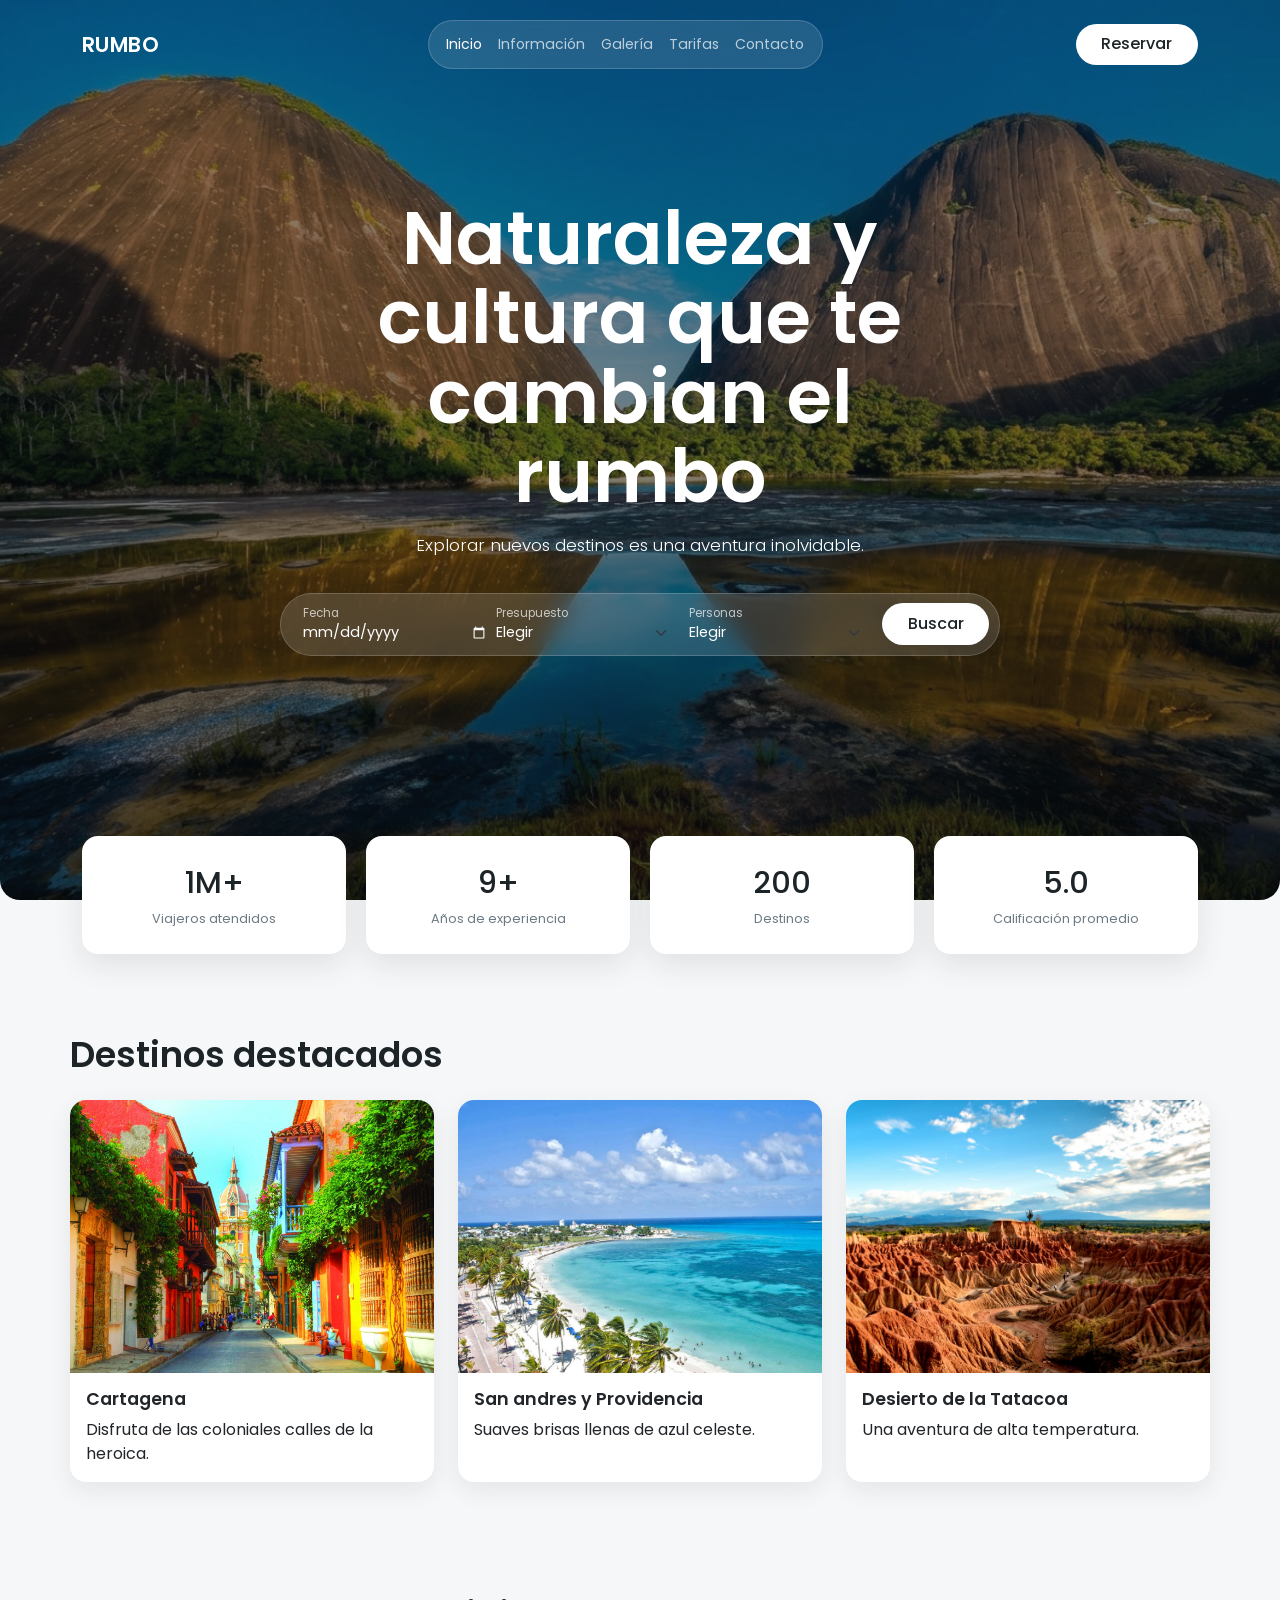
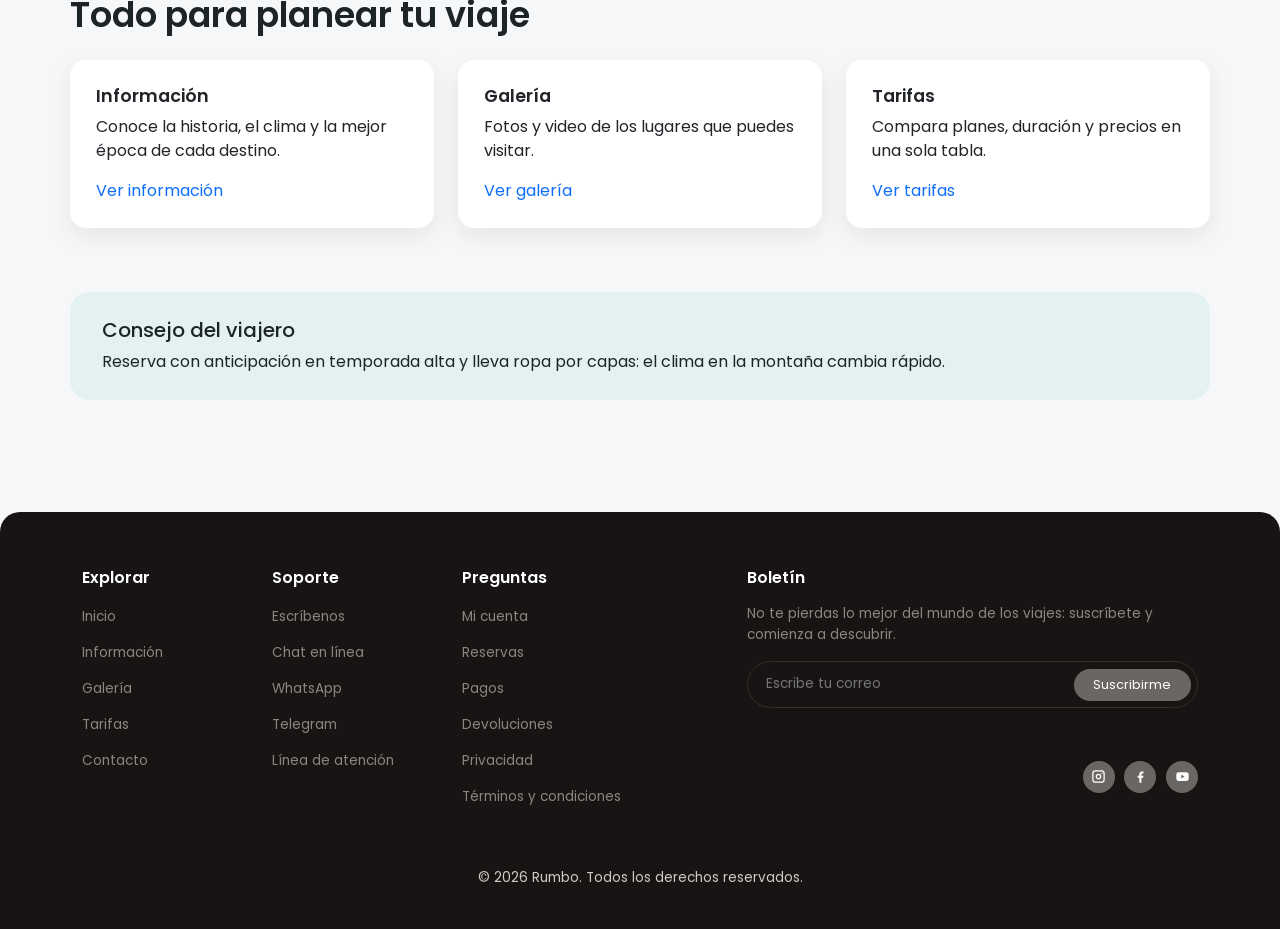
<file: index.html>
<!DOCTYPE html>
<html lang="es">
<head>
  <meta charset="UTF-8">
  <meta name="viewport" content="width=device-width, initial-scale=1">
  <title>Rumbo | Portal turístico</title>
  <link rel="icon" type="image/svg+xml" href="img/rumbo-favicon.svg">
  <meta name="description" content="Rumbo: descubre destinos naturales y culturales, rutas, itinerarios y actividades para tu próximo viaje.">
  <meta name="keywords" content="turismo, viajes, destinos, rutas, aventura, naturaleza, cultura">
  <meta name="author" content="CARLOS JULIO MONSALVE MEDINA">
  <meta property="og:title" content="Rumbo | Portal turístico">
  <meta property="og:description" content="Descubre destinos naturales y culturales para tu próximo viaje.">
  <link rel="preconnect" href="https://fonts.googleapis.com">
  <link rel="preconnect" href="https://fonts.gstatic.com" crossorigin>
  <link href="https://fonts.googleapis.com/css2?family=Poppins:wght@300;400;500;600&display=swap" rel="stylesheet">
  <link href="https://cdn.jsdelivr.net/npm/bootstrap@5.3.3/dist/css/bootstrap.min.css" rel="stylesheet">
  <link rel="stylesheet" href="css/style.css">
</head>
<body>

  <header class="hero">
    <nav class="nav-portal navbar navbar-expand-lg navbar-dark" aria-label="Navegación principal">
      <div class="container">
        <a class="logo navbar-brand" href="index.html">RUMBO</a>
        <button class="navbar-toggler" type="button" data-bs-toggle="collapse" data-bs-target="#menu" aria-controls="menu" aria-expanded="false" aria-label="Abrir menú">
          <span class="navbar-toggler-icon"></span>
        </button>
        <div class="collapse navbar-collapse" id="menu">
          <ul class="nav-pill navbar-nav mx-lg-auto">
            <li class="nav-item"><a class="nav-link active" aria-current="page" href="index.html">Inicio</a></li>
            <li class="nav-item"><a class="nav-link" href="informacion.html">Información</a></li>
            <li class="nav-item"><a class="nav-link" href="galeria.html">Galería</a></li>
            <li class="nav-item"><a class="nav-link" href="tabla.html">Tarifas</a></li>
            <li class="nav-item"><a class="nav-link" href="contacto.html">Contacto</a></li>
          </ul>
          <a href="contacto.html" class="btn-claro btn">Reservar</a>
        </div>
      </div>
    </nav>

    <div class="container hero-contenido">
      <h1>Naturaleza y cultura que te cambian el rumbo</h1>
      <p class="lead">Explorar nuevos destinos es una aventura inolvidable.</p>

      <form id="formBusqueda" class="buscador" novalidate aria-label="Buscar viaje">
        <div class="campo">
          <label for="fecha">Fecha</label>
          <input type="date" class="form-control" id="fecha" name="fecha">
        </div>
        <div class="campo">
          <label for="presupuesto">Presupuesto</label>
          <select class="form-select" id="presupuesto" name="presupuesto">
            <option value="">Elegir</option>
            <option>Económico</option>
            <option>Intermedio</option>
            <option>Premium</option>
          </select>
        </div>
        <div class="campo">
          <label for="personas">Personas</label>
          <select class="form-select" id="personas" name="personas">
            <option value="">Elegir</option>
            <option>1</option><option>2</option><option>3-5</option><option>6 o más</option>
          </select>
        </div>
        <button type="submit" class="btn-claro btn">Buscar</button>
      </form>
      <div id="mensajeBusqueda" role="status" aria-live="polite"></div>
    </div>
  </header>

  <main>
    <div class="container">
      <section class="estadisticas" aria-label="Cifras del portal">
        <div class="estadistica"><strong>1M+</strong><span>Viajeros atendidos</span></div>
        <div class="estadistica"><strong>9+</strong><span>Años de experiencia</span></div>
        <div class="estadistica"><strong>200</strong><span>Destinos</span></div>
        <div class="estadistica"><strong>5.0</strong><span>Calificación promedio</span></div>
      </section>
    </div>

    <section class="seccion container" aria-labelledby="t-destinos">
      <h2 id="t-destinos" class="mb-4">Destinos destacados</h2>
      <div class="row g-4">
        <article class="col-md-4">
          <div class="card">
            <img src="img/cartagenapromo.jpg" class="card-img-top" alt="Hermosas playas y centro historico">
            <div class="card-body">
              <h3>Cartagena</h3>
              <p class="mb-0">Disfruta de las coloniales calles de la heroica.</p>
            </div>
          </div>
        </article>
        <article class="col-md-4">
          <div class="card">
            <img src="img/sanandrespromo.jpg" class="card-img-top" alt="La isla mas bella de colombia">
            <div class="card-body">
              <h3>San andres y Providencia</h3>
              <p class="mb-0">Suaves brisas llenas de azul celeste.</p>
            </div>
          </div>
        </article>
        <article class="col-md-4">
          <div class="card">
            <img src="img/tatacoapromo.jpg" class="card-img-top" alt="Un paso a la vez ! que calor !">
            <div class="card-body">
              <h3>Desierto de la Tatacoa</h3>
              <p class="mb-0">Una aventura de alta temperatura.</p>
            </div>
          </div>
        </article>
      </div>
    </section>

    <section class="seccion container" aria-labelledby="t-accesos">
      <h2 id="t-accesos" class="mb-4">Todo para planear tu viaje</h2>
      <div class="row g-4">
        <article class="col-md-4"><div class="card card-acceso"><h3>Información</h3><p>Conoce la historia, el clima y la mejor época de cada destino.</p><a href="informacion.html">Ver información</a></div></article>
        <article class="col-md-4"><div class="card card-acceso"><h3>Galería</h3><p>Fotos y video de los lugares que puedes visitar.</p><a href="galeria.html">Ver galería</a></div></article>
        <article class="col-md-4"><div class="card card-acceso"><h3>Tarifas</h3><p>Compara planes, duración y precios en una sola tabla.</p><a href="tabla.html">Ver tarifas</a></div></article>
      </div>

      <aside class="aviso">
        <h3 class="h5">Consejo del viajero</h3>
        <p class="mb-0">Reserva con anticipación en temporada alta y lleva ropa por capas: el clima en la montaña cambia rápido.</p>
      </aside>
    </section>
  </main>

 
  <footer class="footer-portal">
    <div class="container">
      <div class="row g-4">
        <div class="col-6 col-md-3 col-lg-2">
          <h2>Explorar</h2>
          <ul>
            <li><a href="index.html">Inicio</a></li>
            <li><a href="informacion.html">Información</a></li>
            <li><a href="galeria.html">Galería</a></li>
            <li><a href="tabla.html">Tarifas</a></li>
            <li><a href="contacto.html">Contacto</a></li>
          </ul>
        </div>
        <div class="col-6 col-md-3 col-lg-2">
          <h2>Soporte</h2>
          <ul>
            <li><a href="contacto.html">Escríbenos</a></li>
            <li><a href="#">Chat en línea</a></li>
            <li><a href="#">WhatsApp</a></li>
            <li><a href="#">Telegram</a></li>
            <li><a href="#">Línea de atención</a></li>
          </ul>
        </div>
        <div class="col-6 col-md-3 col-lg-2">
          <h2>Preguntas</h2>
          <ul>
            <li><a href="#">Mi cuenta</a></li>
            <li><a href="#">Reservas</a></li>
            <li><a href="#">Pagos</a></li>
            <li><a href="#">Devoluciones</a></li>
            <li><a href="#">Privacidad</a></li>
            <li><a href="#">Términos y condiciones</a></li>
          </ul>
        </div>
        <div class="col-12 col-lg-5 offset-lg-1">
          <h2>Boletín</h2>
          <p class="texto-news">No te pierdas lo mejor del mundo de los viajes: suscríbete y comienza a descubrir.</p>
          <form id="formNews" class="form-news" novalidate>
            <label for="emailNews" class="visually-hidden">Correo electrónico</label>
            <input type="email" id="emailNews" placeholder="Escribe tu correo" autocomplete="email">
            <button type="submit">Suscribirme</button>
          </form>
          <div id="mensajeNews" role="status" aria-live="polite"></div>
          <div class="redes">
            <a href="#" aria-label="Instagram"><svg viewBox="0 0 24 24"><path d="M7 2h10a5 5 0 0 1 5 5v10a5 5 0 0 1-5 5H7a5 5 0 0 1-5-5V7a5 5 0 0 1 5-5zm0 2a3 3 0 0 0-3 3v10a3 3 0 0 0 3 3h10a3 3 0 0 0 3-3V7a3 3 0 0 0-3-3H7zm5 3.5a4.5 4.5 0 1 1 0 9 4.5 4.5 0 0 1 0-9zm0 2a2.5 2.5 0 1 0 0 5 2.5 2.5 0 0 0 0-5zM17.5 6a1 1 0 1 1 0 2 1 1 0 0 1 0-2z"/></svg></a>
            <a href="#" aria-label="Facebook"><svg viewBox="0 0 24 24"><path d="M13.5 22v-8h2.7l.5-3.2h-3.2V8.7c0-.9.4-1.7 1.8-1.7h1.5V4.2S15.5 4 14.3 4C11.8 4 10.2 5.5 10.2 8.2v2.6H7.5V14h2.7v8h3.3z"/></svg></a>
            <a href="#" aria-label="YouTube"><svg viewBox="0 0 24 24"><path d="M21.6 7.2a2.5 2.5 0 0 0-1.8-1.8C18.2 5 12 5 12 5s-6.2 0-7.8.4A2.5 2.5 0 0 0 2.4 7.2C2 8.8 2 12 2 12s0 3.2.4 4.8a2.5 2.5 0 0 0 1.8 1.8C5.8 19 12 19 12 19s6.2 0 7.8-.4a2.5 2.5 0 0 0 1.8-1.8c.4-1.6.4-4.8.4-4.8s0-3.2-.4-4.8zM10 15V9l5.2 3L10 15z"/></svg></a>
          </div>
        </div>
      </div>
      <p class="copy">&copy; 2026 Rumbo. Todos los derechos reservados.</p>
    </div>
  </footer>

  <script src="https://cdn.jsdelivr.net/npm/bootstrap@5.3.3/dist/js/bootstrap.bundle.min.js"></script>
  <script src="js/script.js"></script>
</body>
</html>
</file>
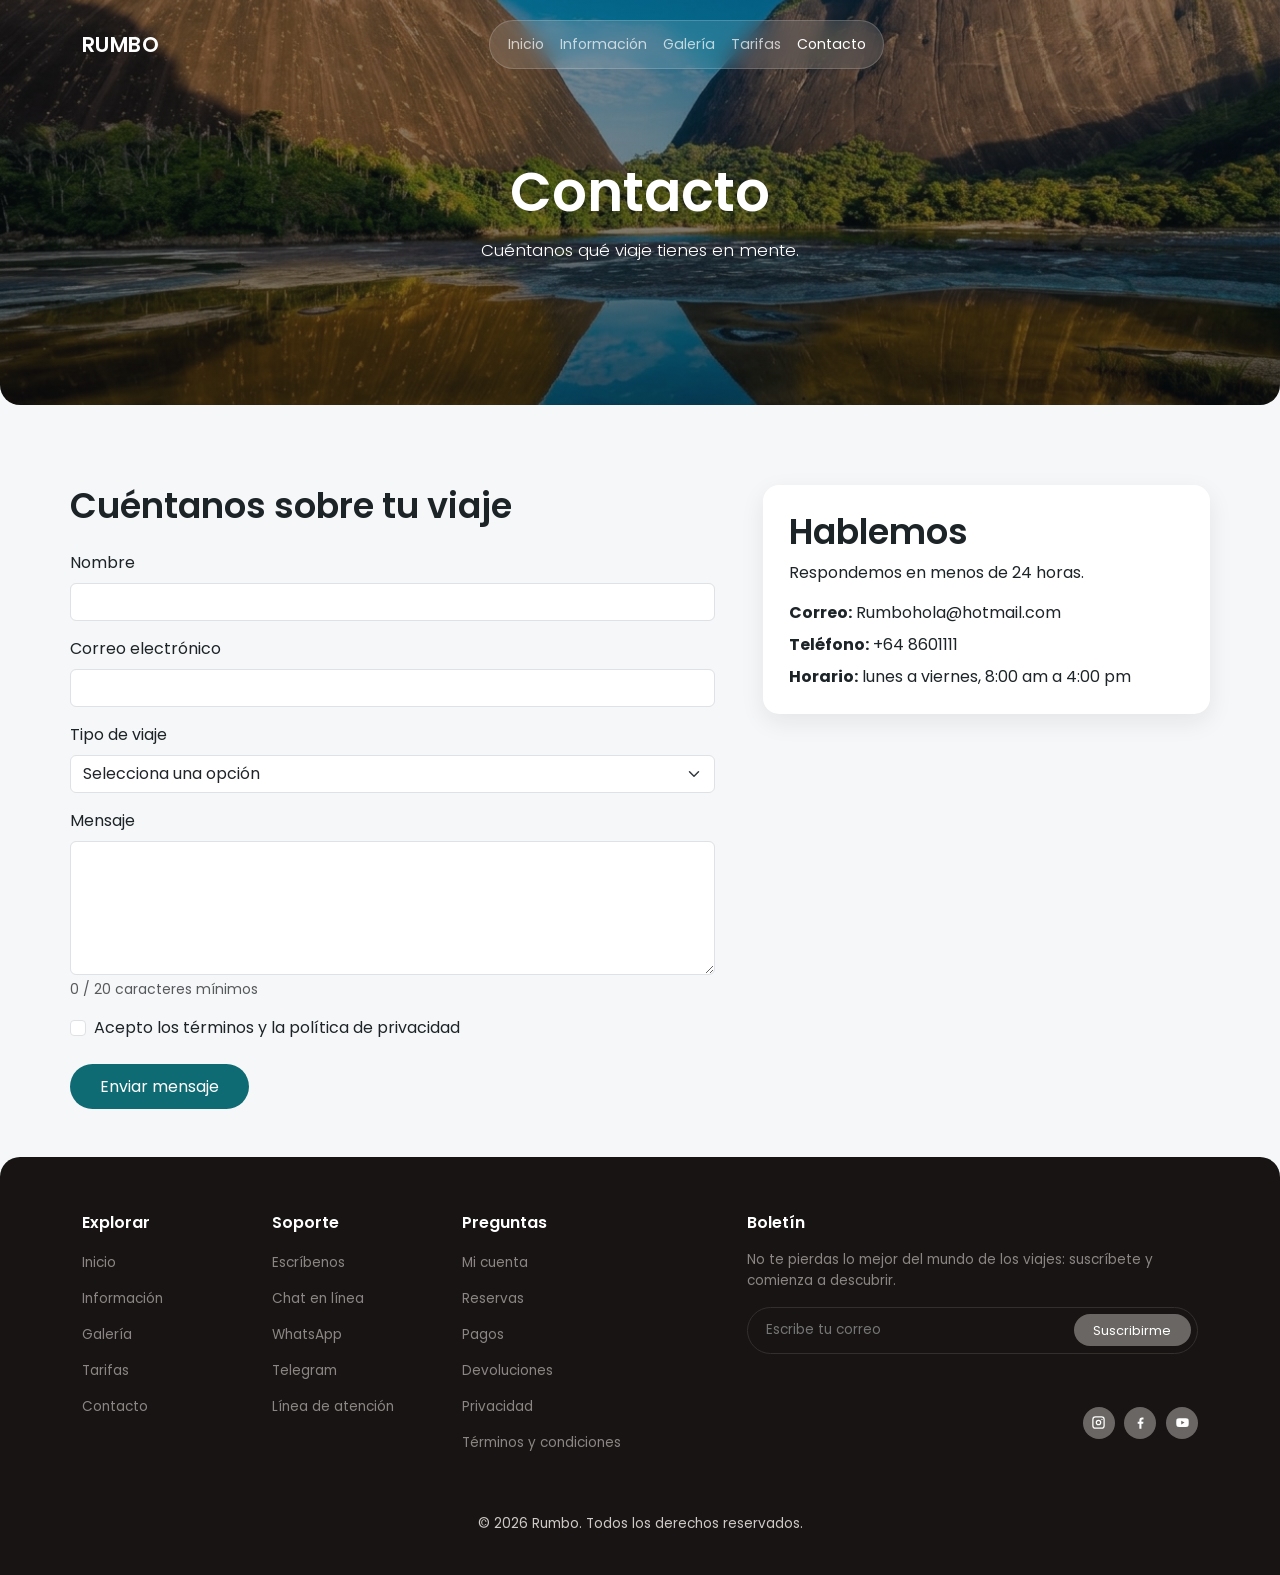
<file: contacto.html>
<!DOCTYPE html>
<html lang="es">
<head>
  <meta charset="UTF-8">
  <meta name="viewport" content="width=device-width, initial-scale=1">
  <title>Contacto | Rumbo</title>
  <meta name="description" content="Escríbenos para reservar o resolver dudas sobre tu próximo viaje con Rumbo.">
  <meta name="keywords" content="contacto, reservas, formulario">
  <meta name="author" content="CARLOS JULIO MONSALVE MEDINA">
  <meta property="og:title" content="Contacto | Rumbo">
  <meta property="og:description" content="Escríbenos para reservar o resolver dudas sobre tu próximo viaje con Rumbo.">
  <link rel="preconnect" href="https://fonts.googleapis.com">
  <link rel="preconnect" href="https://fonts.gstatic.com" crossorigin>
  <link href="https://fonts.googleapis.com/css2?family=Poppins:wght@300;400;500;600&display=swap" rel="stylesheet">
  <link href="https://cdn.jsdelivr.net/npm/bootstrap@5.3.3/dist/css/bootstrap.min.css" rel="stylesheet">
  <link rel="stylesheet" href="css/style.css">
</head>
<body>

  <header class="hero hero-interno">
    <nav class="nav-portal navbar navbar-expand-lg navbar-dark" aria-label="Navegación principal">
      <div class="container">
        <a class="logo navbar-brand" href="index.html">RUMBO</a>
        <button class="navbar-toggler" type="button" data-bs-toggle="collapse" data-bs-target="#menu" aria-controls="menu" aria-expanded="false" aria-label="Abrir menú">
          <span class="navbar-toggler-icon"></span>
        </button>
        <div class="collapse navbar-collapse" id="menu">
          <ul class="nav-pill navbar-nav mx-lg-auto">
            <li class="nav-item"><a class="nav-link" href="index.html">Inicio</a></li>
            <li class="nav-item"><a class="nav-link" href="informacion.html">Información</a></li>
            <li class="nav-item"><a class="nav-link" href="galeria.html">Galería</a></li>
            <li class="nav-item"><a class="nav-link" href="tabla.html">Tarifas</a></li>
            <li class="nav-item"><a class="nav-link active" aria-current="page" href="contacto.html">Contacto</a></li>
          </ul>
         
        </div>
      </div>
    </nav>
    <div class="container titulo-interno">
      <h1>Contacto</h1>
      <p class="lead">Cuéntanos qué viaje tienes en mente.</p>
    </div>
  </header>

  <main class="container seccion">
    <div class="row g-5">
      <section class="col-lg-7" aria-labelledby="c1">
        <h2 id="c1" class="mb-4">Cuéntanos sobre tu viaje</h2>
        <form id="formContacto" novalidate>
          <div class="mb-3">
            <label for="nombre" class="form-label">Nombre</label>
            <input type="text" class="form-control" id="nombre" name="nombre" autocomplete="name" aria-describedby="err-nombre">
            <div class="invalid-feedback" id="err-nombre"></div>
          </div>
          <div class="mb-3">
            <label for="email" class="form-label">Correo electrónico</label>
            <input type="email" class="form-control" id="email" name="email" autocomplete="email" aria-describedby="err-email">
            <div class="invalid-feedback" id="err-email"></div>
          </div>
          <div class="mb-3">
            <label for="tipo" class="form-label">Tipo de viaje</label>
            <select class="form-select" id="tipo" name="tipo" aria-describedby="err-tipo">
              <option value="">Selecciona una opción</option>
              <option>Naturaleza y senderismo</option>
              <option>Cultura y gastronomía</option>
              <option>Aventura</option>
            </select>
            <div class="invalid-feedback" id="err-tipo"></div>
          </div>
          <div class="mb-3">
            <label for="mensaje" class="form-label">Mensaje</label>
            <textarea class="form-control" id="mensaje" name="mensaje" rows="5" aria-describedby="err-mensaje"></textarea>
            <div class="form-text" id="contador">0 / 20 caracteres mínimos</div>
            <div class="invalid-feedback" id="err-mensaje"></div>
          </div>
          <div class="form-check mb-4">
            <input class="form-check-input" type="checkbox" id="terminos" name="terminos" aria-describedby="err-terminos">
            <label class="form-check-label" for="terminos">Acepto los términos y la política de privacidad</label>
            <div class="invalid-feedback" id="err-terminos"></div>
          </div>
          <button type="submit" class="btn btn-oscuro">Enviar mensaje</button>
          <div id="mensajeContacto" role="status" aria-live="polite" class="mt-3"></div>
        </form>
      </section>
      <aside class="col-lg-5" aria-label="Datos de contacto">
        <div class="aside-fijo">
          <h2 class="h5">Hablemos</h2>
          <p>Respondemos en menos de 24 horas.</p>
          <ul class="list-unstyled mb-0">
            <li class="mb-2"><strong>Correo:</strong> Rumbohola@hotmail.com</li>
            <li class="mb-2"><strong>Teléfono:</strong> +64 8601111</li>
            <li><strong>Horario:</strong> lunes a viernes, 8:00 am a 4:00 pm</li>
          </ul>
        </div>
      </aside>
    </div>
  </main>

  <footer class="footer-portal">
    <div class="container">
      <div class="row g-4">
        <div class="col-6 col-md-3 col-lg-2">
          <h2>Explorar</h2>
          <ul>
            <li><a href="index.html">Inicio</a></li>
            <li><a href="informacion.html">Información</a></li>
            <li><a href="galeria.html">Galería</a></li>
            <li><a href="tabla.html">Tarifas</a></li>
            <li><a href="contacto.html">Contacto</a></li>
          </ul>
        </div>
        <div class="col-6 col-md-3 col-lg-2">
          <h2>Soporte</h2>
          <ul>
            <li><a href="contacto.html">Escríbenos</a></li>
            <li><a href="#">Chat en línea</a></li>
            <li><a href="#">WhatsApp</a></li>
            <li><a href="#">Telegram</a></li>
            <li><a href="#">Línea de atención</a></li>
          </ul>
        </div>
        <div class="col-6 col-md-3 col-lg-2">
          <h2>Preguntas</h2>
          <ul>
            <li><a href="#">Mi cuenta</a></li>
            <li><a href="#">Reservas</a></li>
            <li><a href="#">Pagos</a></li>
            <li><a href="#">Devoluciones</a></li>
            <li><a href="#">Privacidad</a></li>
            <li><a href="#">Términos y condiciones</a></li>
          </ul>
        </div>
        <div class="col-12 col-lg-5 offset-lg-1">
          <h2>Boletín</h2>
          <p class="texto-news">No te pierdas lo mejor del mundo de los viajes: suscríbete y comienza a descubrir.</p>
          <form id="formNews" class="form-news" novalidate>
            <label for="emailNews" class="visually-hidden">Correo electrónico</label>
            <input type="email" id="emailNews" placeholder="Escribe tu correo" autocomplete="email">
            <button type="submit">Suscribirme</button>
          </form>
          <div id="mensajeNews" role="status" aria-live="polite"></div>
          <div class="redes">
            <a href="#" aria-label="Instagram"><svg viewBox="0 0 24 24"><path d="M7 2h10a5 5 0 0 1 5 5v10a5 5 0 0 1-5 5H7a5 5 0 0 1-5-5V7a5 5 0 0 1 5-5zm0 2a3 3 0 0 0-3 3v10a3 3 0 0 0 3 3h10a3 3 0 0 0 3-3V7a3 3 0 0 0-3-3H7zm5 3.5a4.5 4.5 0 1 1 0 9 4.5 4.5 0 0 1 0-9zm0 2a2.5 2.5 0 1 0 0 5 2.5 2.5 0 0 0 0-5zM17.5 6a1 1 0 1 1 0 2 1 1 0 0 1 0-2z"/></svg></a>
            <a href="#" aria-label="Facebook"><svg viewBox="0 0 24 24"><path d="M13.5 22v-8h2.7l.5-3.2h-3.2V8.7c0-.9.4-1.7 1.8-1.7h1.5V4.2S15.5 4 14.3 4C11.8 4 10.2 5.5 10.2 8.2v2.6H7.5V14h2.7v8h3.3z"/></svg></a>
            <a href="#" aria-label="YouTube"><svg viewBox="0 0 24 24"><path d="M21.6 7.2a2.5 2.5 0 0 0-1.8-1.8C18.2 5 12 5 12 5s-6.2 0-7.8.4A2.5 2.5 0 0 0 2.4 7.2C2 8.8 2 12 2 12s0 3.2.4 4.8a2.5 2.5 0 0 0 1.8 1.8C5.8 19 12 19 12 19s6.2 0 7.8-.4a2.5 2.5 0 0 0 1.8-1.8c.4-1.6.4-4.8.4-4.8s0-3.2-.4-4.8zM10 15V9l5.2 3L10 15z"/></svg></a>
          </div>
        </div>
      </div>
      <p class="copy">&copy; 2026 Rumbo. Todos los derechos reservados.</p>
    </div>
  </footer>

  <script src="https://cdn.jsdelivr.net/npm/bootstrap@5.3.3/dist/js/bootstrap.bundle.min.js"></script>
  <script src="js/script.js"></script>
</body>
</html>
</file>
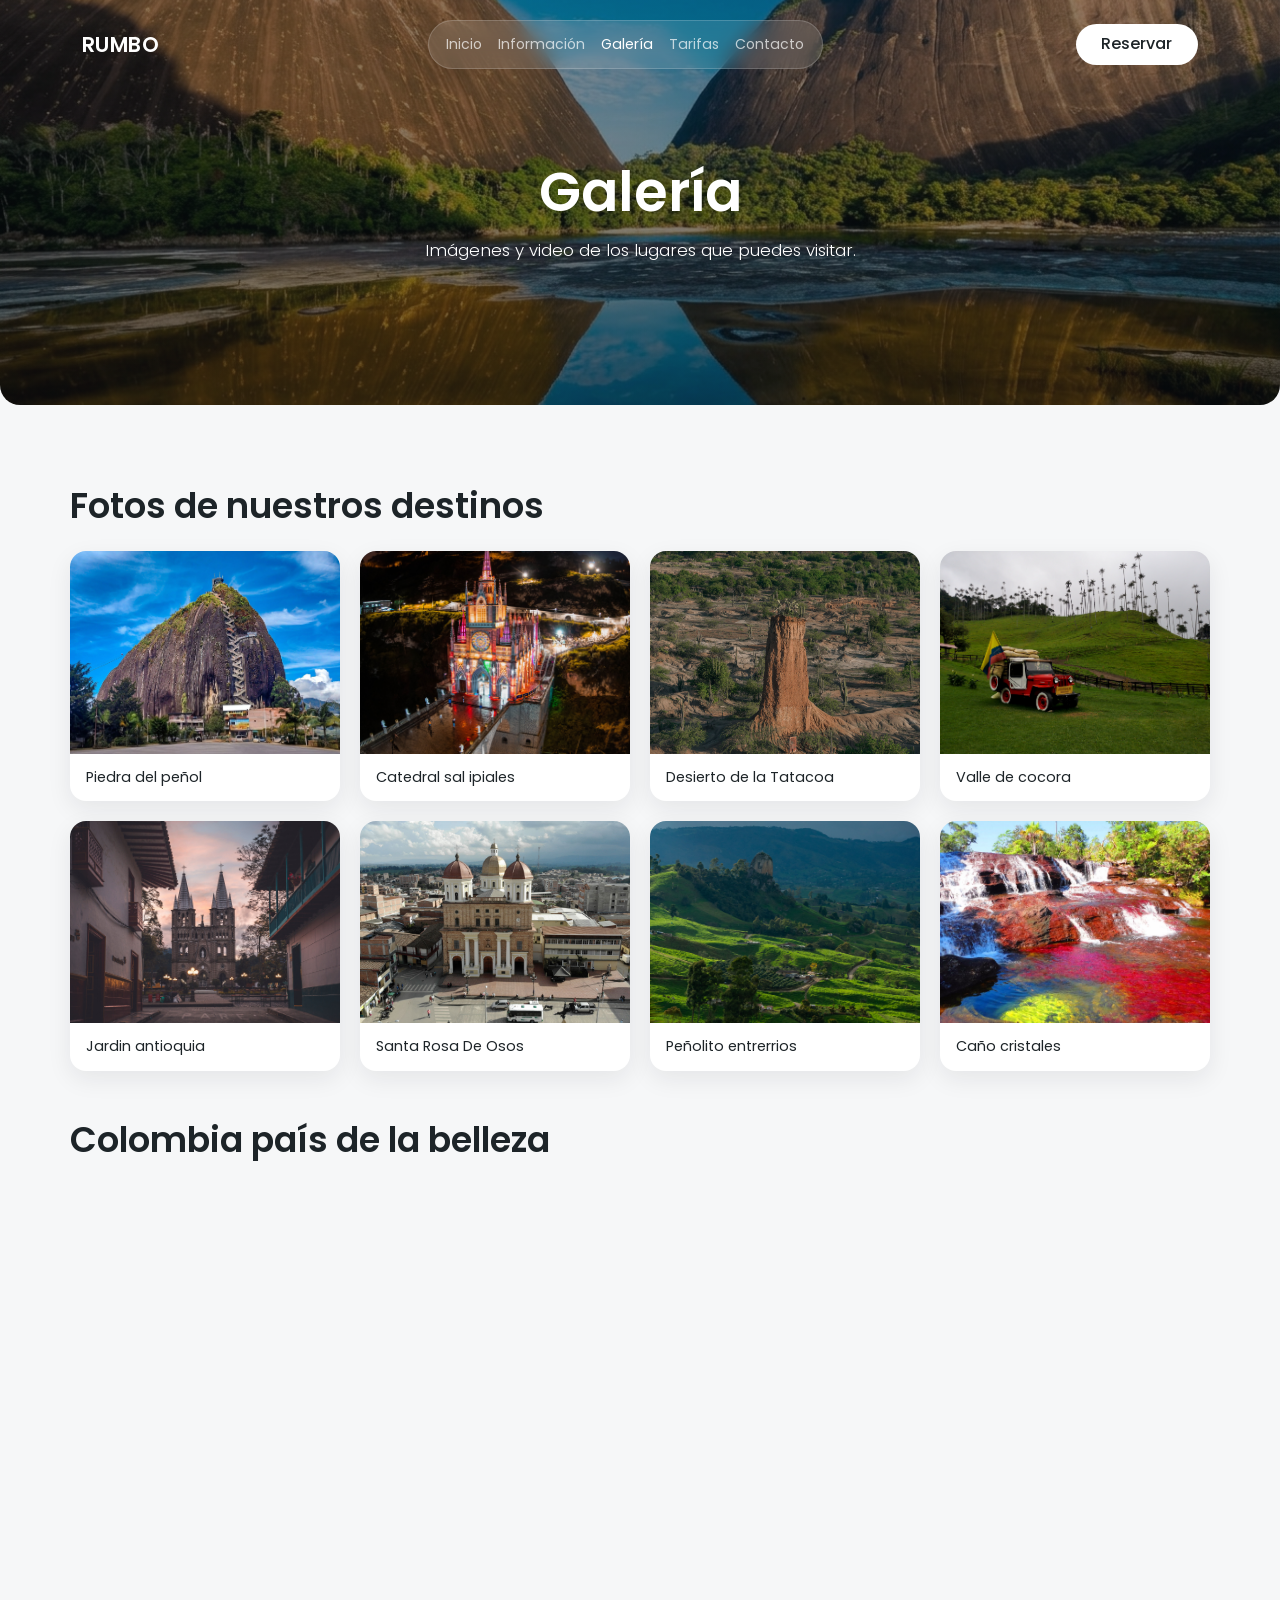
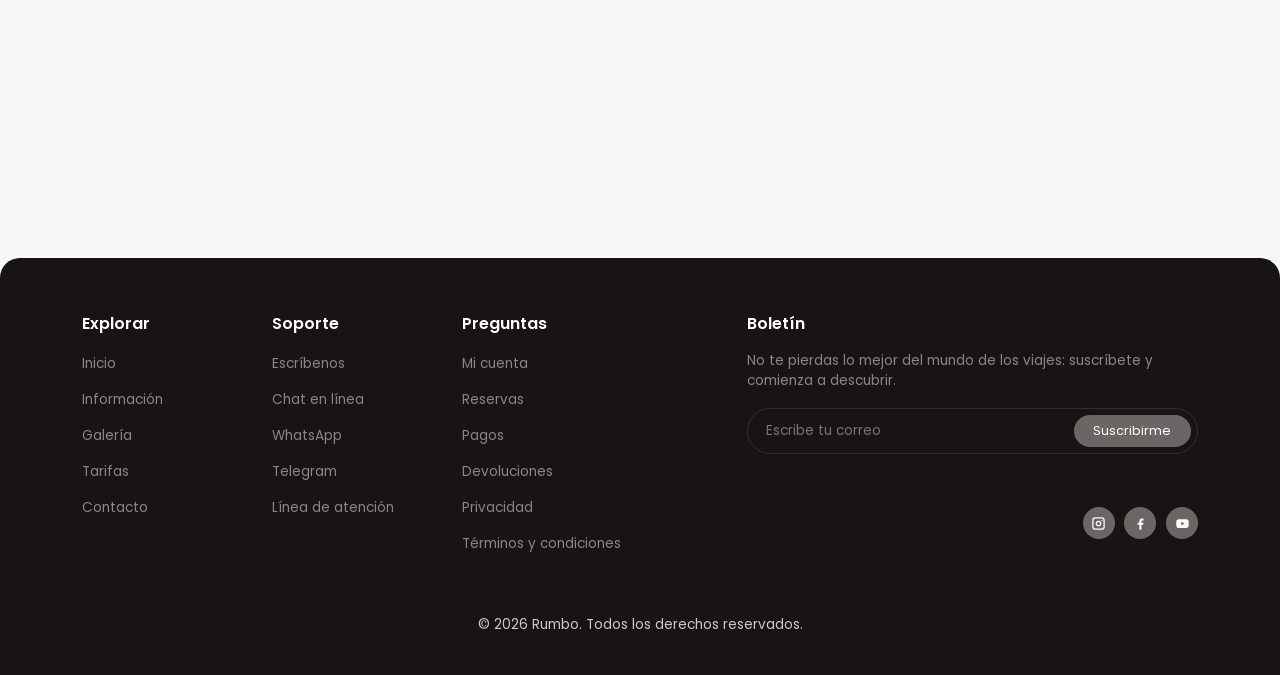
<file: galeria.html>
<!DOCTYPE html>
<html lang="es">
<head>
  <meta charset="UTF-8">
  <meta name="viewport" content="width=device-width, initial-scale=1">
  <title>Galería | Rumbo</title>
  <meta name="description" content="Fotografías y video de los paisajes y rutas que ofrece Rumbo.">
  <meta name="keywords" content="galería, fotos, video, paisajes, viajes">
  <meta name="author" content="CARLOS JULIO MONSALVE MEDINA">
  <meta property="og:title" content="Galería | Rumbo">
  <meta property="og:description" content="Fotografías y video de los paisajes y rutas que ofrece Rumbo.">
  <link rel="preconnect" href="https://fonts.googleapis.com">
  <link rel="preconnect" href="https://fonts.gstatic.com" crossorigin>
  <link href="https://fonts.googleapis.com/css2?family=Poppins:wght@300;400;500;600&display=swap" rel="stylesheet">
  <link href="https://cdn.jsdelivr.net/npm/bootstrap@5.3.3/dist/css/bootstrap.min.css" rel="stylesheet">
  <link rel="stylesheet" href="css/style.css">
</head>
<body>

  <header class="hero hero-interno">
    <nav class="nav-portal navbar navbar-expand-lg navbar-dark" aria-label="Navegación principal">
      <div class="container">
        <a class="logo navbar-brand" href="index.html">RUMBO</a>
        <button class="navbar-toggler" type="button" data-bs-toggle="collapse" data-bs-target="#menu" aria-controls="menu" aria-expanded="false" aria-label="Abrir menú">
          <span class="navbar-toggler-icon"></span>
        </button>
        <div class="collapse navbar-collapse" id="menu">
          <ul class="nav-pill navbar-nav mx-lg-auto">
            <li class="nav-item"><a class="nav-link" href="index.html">Inicio</a></li>
            <li class="nav-item"><a class="nav-link" href="informacion.html">Información</a></li>
            <li class="nav-item"><a class="nav-link active" aria-current="page" href="galeria.html">Galería</a></li>
            <li class="nav-item"><a class="nav-link" href="tabla.html">Tarifas</a></li>
            <li class="nav-item"><a class="nav-link" href="contacto.html">Contacto</a></li>
          </ul>
          <a href="contacto.html" class="btn-claro btn">Reservar</a>
        </div>
      </div>
    </nav>
    <div class="container titulo-interno">
      <h1>Galería</h1>
      <p class="lead">Imágenes y video de los lugares que puedes visitar.</p>
    </div>
  </header>

  <main class="container seccion">
    <section aria-labelledby="g1" class="mb-5">
      <h2 id="g1" class="mb-4">Fotos de nuestros destinos</h2>
      <div class="galeria-grid">
        <figure>
          <img src="img/guatapegaleria.jpg" alt="Piedra del peñol en guatape" loading="lazy">
          <figcaption>Piedra del peñol</figcaption>
        </figure>
        <figure>
          <img src="img/catredalsalgaleria.jpg" alt="Catedral de la sal ipiales" loading="lazy">
          <figcaption>Catedral sal ipiales</figcaption>
        </figure>
        <figure>
          <img src="img/deiertotatacoagaleria.jpg" alt="Desierto de la Tatacoa" loading="lazy">
          <figcaption>Desierto de la Tatacoa</figcaption>
        </figure>
        <figure>
          <img src="img/vallecocoragaleria.jpg" alt="Valle de cocora" loading="lazy">
          <figcaption>Valle de cocora</figcaption>
        </figure>
        <figure>
          <img src="img/jardigaleria.jpg" alt="Jardin antioquia" loading="lazy">
          <figcaption>Jardin antioquia</figcaption>
        </figure>
        <figure>
          <img src="img/santarosagaleria.jpg" alt="Santa Rosa De Osos" loading="lazy">
          <figcaption>Santa Rosa De Osos</figcaption>
        </figure>
        <figure>
          <img src="img/peñolitogaleria.jpg" alt="Peñolito entrerrios" loading="lazy">
          <figcaption>Peñolito entrerrios</figcaption>
        </figure>
        <figure>
          <img src="img/cañocristalegaleria.jpg" alt="Caño cristales " loading="lazy">
          <figcaption>Caño cristales </figcaption>
        </figure>
      </div>
    </section>
    <section aria-labelledby="g2">
      <h2 id="g2" class="mb-4">Colombia país de la belleza</h2>
      <div class="ratio ratio-16x9 rounded-4 overflow-hidden">
      
       <iframe width="560" height="315" src="https://www.youtube.com/embed/hvXzUf4EtDI?si=TeJl8oqplEBNhJ_3" title="YouTube video player" frameborder="0" allow="accelerometer; autoplay; clipboard-write; encrypted-media; gyroscope; picture-in-picture; web-share" referrerpolicy="strict-origin-when-cross-origin" allowfullscreen></iframe>
      </div>
    </section>
  </main>

  <footer class="footer-portal">
    <div class="container">
      <div class="row g-4">
        <div class="col-6 col-md-3 col-lg-2">
          <h2>Explorar</h2>
          <ul>
            <li><a href="index.html">Inicio</a></li>
            <li><a href="informacion.html">Información</a></li>
            <li><a href="galeria.html">Galería</a></li>
            <li><a href="tabla.html">Tarifas</a></li>
            <li><a href="contacto.html">Contacto</a></li>
          </ul>
        </div>
        <div class="col-6 col-md-3 col-lg-2">
          <h2>Soporte</h2>
          <ul>
            <li><a href="contacto.html">Escríbenos</a></li>
            <li><a href="#">Chat en línea</a></li>
            <li><a href="#">WhatsApp</a></li>
            <li><a href="#">Telegram</a></li>
            <li><a href="#">Línea de atención</a></li>
          </ul>
        </div>
        <div class="col-6 col-md-3 col-lg-2">
          <h2>Preguntas</h2>
          <ul>
            <li><a href="#">Mi cuenta</a></li>
            <li><a href="#">Reservas</a></li>
            <li><a href="#">Pagos</a></li>
            <li><a href="#">Devoluciones</a></li>
            <li><a href="#">Privacidad</a></li>
            <li><a href="#">Términos y condiciones</a></li>
          </ul>
        </div>
        <div class="col-12 col-lg-5 offset-lg-1">
          <h2>Boletín</h2>
          <p class="texto-news">No te pierdas lo mejor del mundo de los viajes: suscríbete y comienza a descubrir.</p>
          <form id="formNews" class="form-news" novalidate>
            <label for="emailNews" class="visually-hidden">Correo electrónico</label>
            <input type="email" id="emailNews" placeholder="Escribe tu correo" autocomplete="email">
            <button type="submit">Suscribirme</button>
          </form>
          <div id="mensajeNews" role="status" aria-live="polite"></div>
          <div class="redes">
            <a href="#" aria-label="Instagram"><svg viewBox="0 0 24 24"><path d="M7 2h10a5 5 0 0 1 5 5v10a5 5 0 0 1-5 5H7a5 5 0 0 1-5-5V7a5 5 0 0 1 5-5zm0 2a3 3 0 0 0-3 3v10a3 3 0 0 0 3 3h10a3 3 0 0 0 3-3V7a3 3 0 0 0-3-3H7zm5 3.5a4.5 4.5 0 1 1 0 9 4.5 4.5 0 0 1 0-9zm0 2a2.5 2.5 0 1 0 0 5 2.5 2.5 0 0 0 0-5zM17.5 6a1 1 0 1 1 0 2 1 1 0 0 1 0-2z"/></svg></a>
            <a href="#" aria-label="Facebook"><svg viewBox="0 0 24 24"><path d="M13.5 22v-8h2.7l.5-3.2h-3.2V8.7c0-.9.4-1.7 1.8-1.7h1.5V4.2S15.5 4 14.3 4C11.8 4 10.2 5.5 10.2 8.2v2.6H7.5V14h2.7v8h3.3z"/></svg></a>
            <a href="#" aria-label="YouTube"><svg viewBox="0 0 24 24"><path d="M21.6 7.2a2.5 2.5 0 0 0-1.8-1.8C18.2 5 12 5 12 5s-6.2 0-7.8.4A2.5 2.5 0 0 0 2.4 7.2C2 8.8 2 12 2 12s0 3.2.4 4.8a2.5 2.5 0 0 0 1.8 1.8C5.8 19 12 19 12 19s6.2 0 7.8-.4a2.5 2.5 0 0 0 1.8-1.8c.4-1.6.4-4.8.4-4.8s0-3.2-.4-4.8zM10 15V9l5.2 3L10 15z"/></svg></a>
          </div>
        </div>
      </div>
      <p class="copy">&copy; 2026 Rumbo. Todos los derechos reservados.</p>
    </div>
  </footer>

  <script src="https://cdn.jsdelivr.net/npm/bootstrap@5.3.3/dist/js/bootstrap.bundle.min.js"></script>
  <script src="js/script.js"></script>
</body>
</html>
</file>
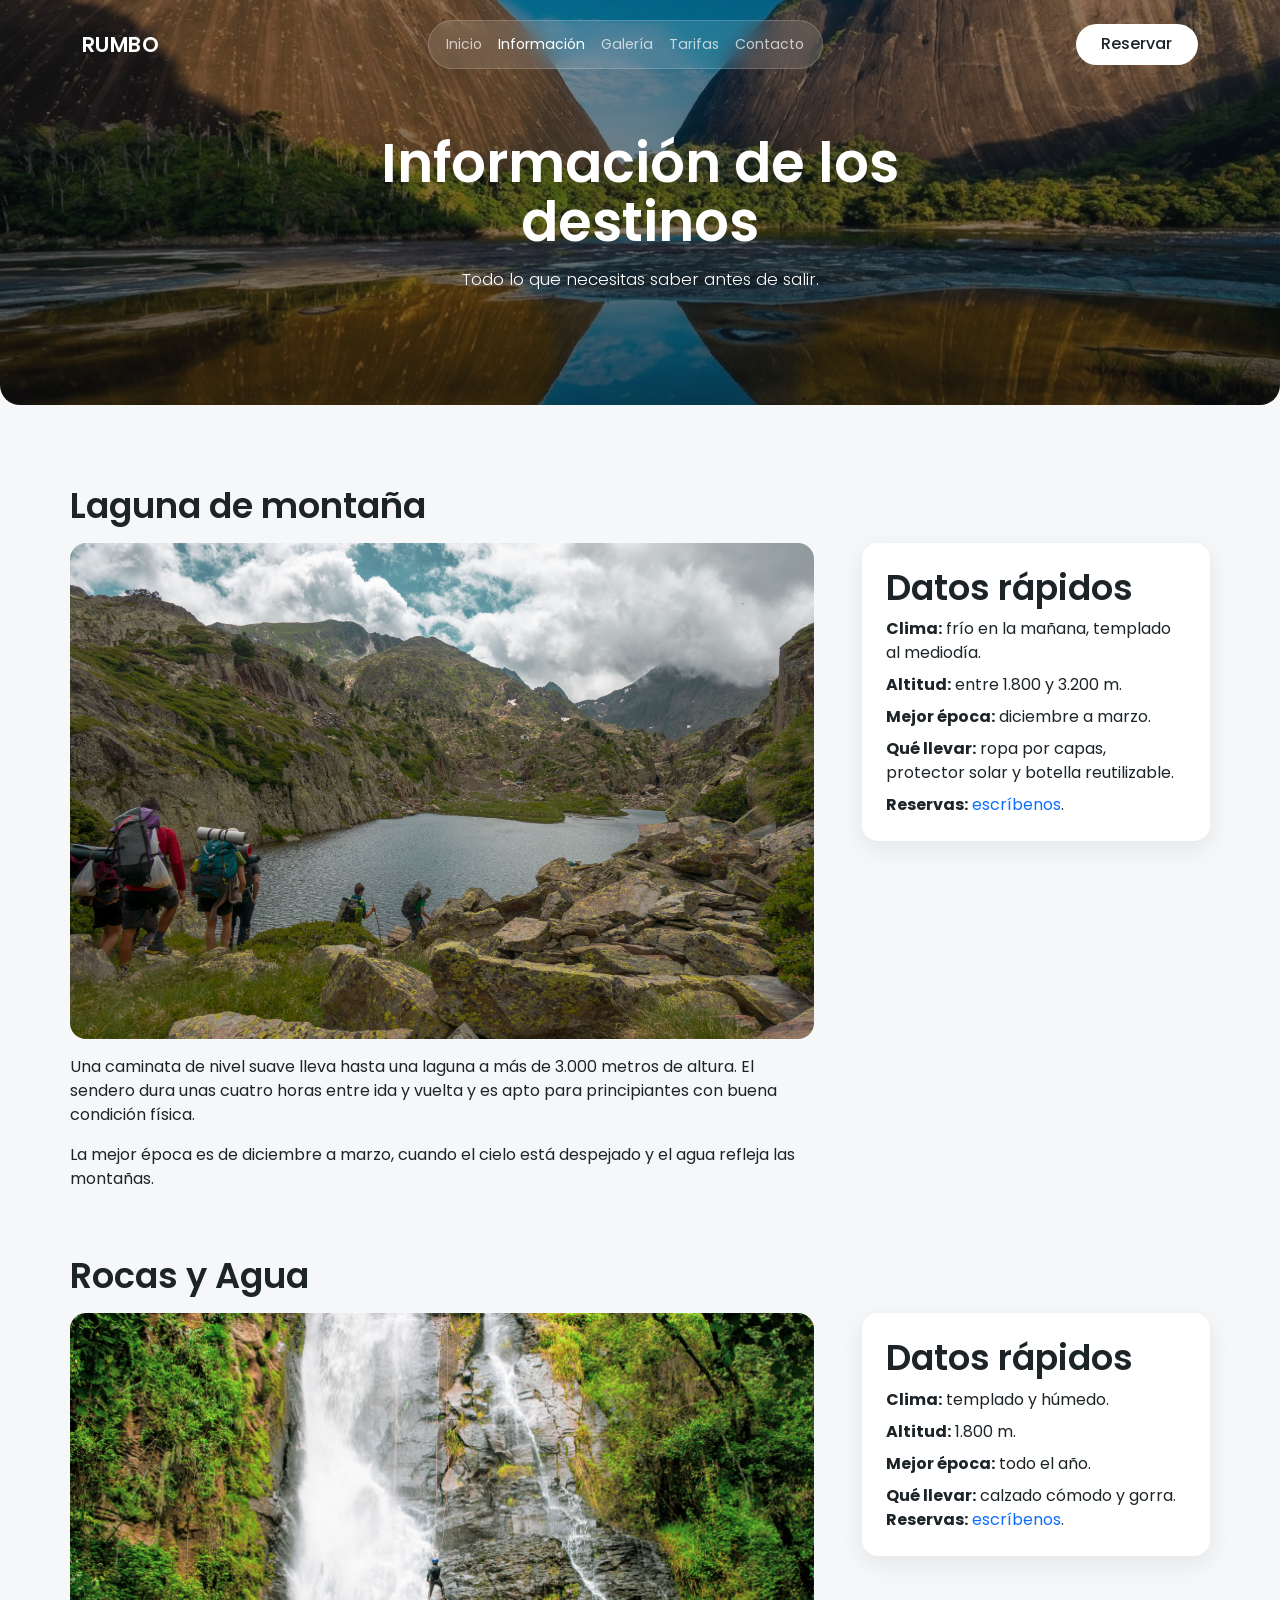
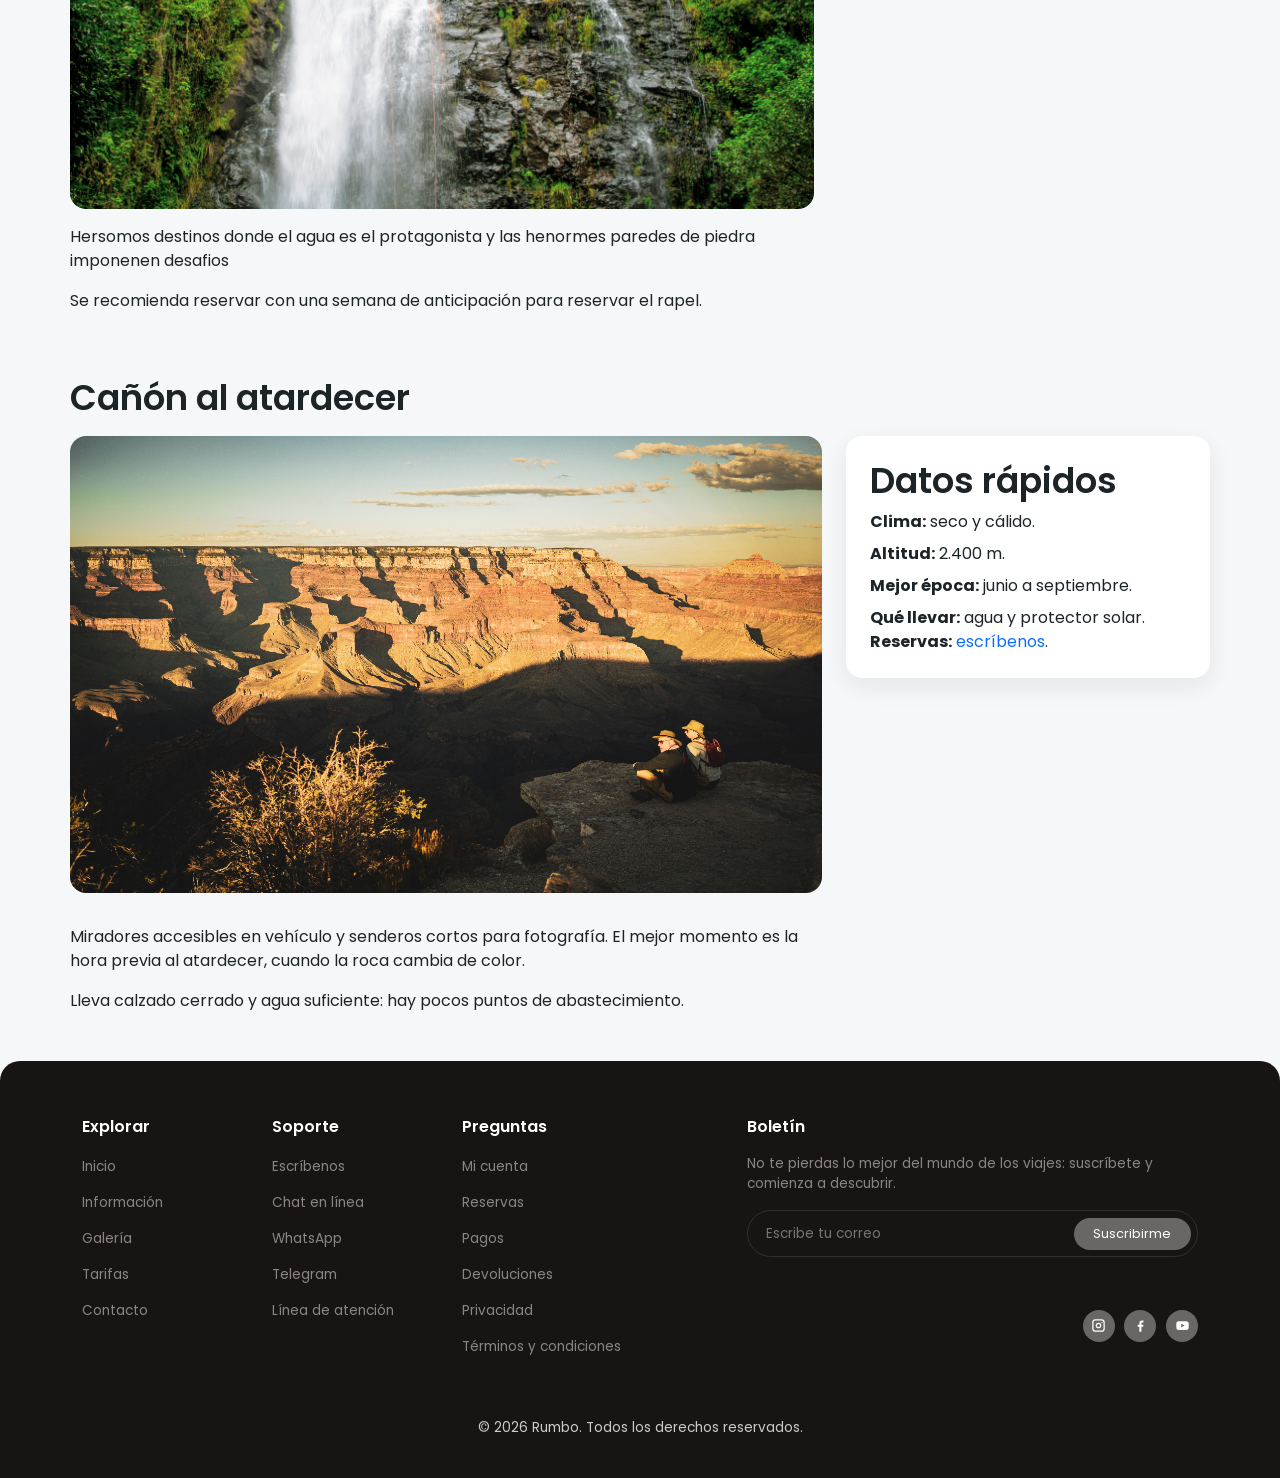
<file: informacion.html>
<!DOCTYPE html>
<html lang="es">
<head>
  <meta charset="UTF-8">
  <meta name="viewport" content="width=device-width, initial-scale=1">
  <title>Información | Rumbo</title>
  <meta name="description" content="Conoce el clima, la altitud y la mejor época para visitar cada destino de Rumbo.">
  <meta name="keywords" content="destinos, clima, información turística, senderismo">
  <meta name="author" content="CARLOS JULIO MONSALVE MEDINA">
  <meta property="og:title" content="Información | Rumbo">
  <meta property="og:description" content="Conoce el clima, la altitud y la mejor época para visitar cada destino de Rumbo.">
  <link rel="preconnect" href="https://fonts.googleapis.com">
  <link rel="preconnect" href="https://fonts.gstatic.com" crossorigin>
  <link href="https://fonts.googleapis.com/css2?family=Poppins:wght@300;400;500;600&display=swap" rel="stylesheet">
  <link href="https://cdn.jsdelivr.net/npm/bootstrap@5.3.3/dist/css/bootstrap.min.css" rel="stylesheet">
  <link rel="stylesheet" href="css/style.css">
</head>
<body>

  <header class="hero hero-interno">
    <nav class="nav-portal navbar navbar-expand-lg navbar-dark" aria-label="Navegación principal">
      <div class="container">
        <a class="logo navbar-brand" href="index.html">RUMBO</a>
        <button class="navbar-toggler" type="button" data-bs-toggle="collapse" data-bs-target="#menu" aria-controls="menu" aria-expanded="false" aria-label="Abrir menú">
          <span class="navbar-toggler-icon"></span>
        </button>
        <div class="collapse navbar-collapse" id="menu">
          <ul class="nav-pill navbar-nav mx-lg-auto">
            <li class="nav-item"><a class="nav-link" href="index.html">Inicio</a></li>
            <li class="nav-item"><a class="nav-link active" aria-current="page" href="informacion.html">Información</a></li>
            <li class="nav-item"><a class="nav-link" href="galeria.html">Galería</a></li>
            <li class="nav-item"><a class="nav-link" href="tabla.html">Tarifas</a></li>
            <li class="nav-item"><a class="nav-link" href="contacto.html">Contacto</a></li>
          </ul>
          <a href="contacto.html" class="btn-claro btn">Reservar</a>
        </div>
      </div>
    </nav>
    <div class="container titulo-interno">
      <h1>Información de los destinos</h1>
      <p class="lead">Todo lo que necesitas saber antes de salir.</p>
    </div>
  </header>

  <main class="container seccion">
    
        <section aria-labelledby="s1" class="mb-5">
          <h2 id="s1" class="mb-3">Laguna de montaña</h2>
          <div class="row g-5">
          <article class="col-lg-8">
            <img src="img/senderolaguna.jpg" class="img-fluid rounded-4 mb-3" alt="sendero natural">
            <p>Una caminata de nivel suave lleva hasta una laguna a más de 3.000 metros de altura. El sendero dura unas cuatro horas entre ida y vuelta y es apto para principiantes con buena condición física.</p>
            <p>La mejor época es de diciembre a marzo, cuando el cielo está despejado y el agua refleja las montañas.</p>
          </article>
          <aside class="col-lg-4" aria-label="Datos rápidos">
         <div class="aside-datos">
          <h2 class="h5">Datos rápidos</h2>
          <ul class="list-unstyled mb-0">
            <li class="mb-2"><strong>Clima:</strong> frío en la mañana, templado al mediodía.</li>
            <li class="mb-2"><strong>Altitud:</strong> entre 1.800 y 3.200 m.</li>
            <li class="mb-2"><strong>Mejor época:</strong> diciembre a marzo.</li>
            <li class="mb-2"><strong>Qué llevar:</strong> ropa por capas, protector solar y botella reutilizable.</li>
            <li><strong>Reservas:</strong> <a href="contacto.html">escríbenos</a>.</li>
          </ul>
        </div>
      </aside>
    </div>
  </section>
        
        <section aria-labelledby="s1" class="mb-5">
          <h2 id="s1" class="mb-3">Rocas y Agua</h2>
          <div class="row g-5">
           <article class="col-lg-8">
            <img src="img/rapelcaascada.jpg" class="img-fluid rounded-4 mb-3" alt="Dos personas practicando rapel en cascada">
            <p>Hersomos destinos donde el agua es el protagonista y las henormes paredes de piedra imponenen desafios </p>
            <p>Se recomienda reservar con una semana de anticipación para reservar el rapel.</p>
          </article>
           <aside class="col-lg-4" aria-label="Datos rápidos del valle y cultivos">
          <div class="aside-datos">
            <h2 class="h5">Datos rápidos</h2>
            <ul class="list-unstyled mb-0">
              <li class="mb-2"><strong>Clima:</strong> templado y húmedo.</li>
              <li class="mb-2"><strong>Altitud:</strong> 1.800 m.</li>
              <li class="mb-2"><strong>Mejor época:</strong> todo el año.</li>
              <li><strong>Qué llevar:</strong> calzado cómodo y gorra.</li>
              <li><strong>Reservas:</strong> <a href="contacto.html">escríbenos</a>.</li>
            </ul>
          </div>
        </aside>
        </section>
        <section aria-labelledby="s3">
          <h2 id="s3" class="mb-3">Cañón al atardecer</h2>
          <div class="row g-4">
          <article class="col-lg-8">
            <figure>
            <img src="img/cañonatardecer.jpg" class="img-fluid rounded-4 mb-3" alt="Cañón de rocas atardecer">
            </figure>
            <p>Miradores accesibles en vehículo y senderos cortos para fotografía. El mejor momento es la hora previa al atardecer, cuando la roca cambia de color.</p>
            <p>Lleva calzado cerrado y agua suficiente: hay pocos puntos de abastecimiento.</p>
          </article>
           <aside class="col-lg-4" aria-label="Datos rápidos del cañón">
          <div class="aside-datos">
            <h2 class="h5">Datos rápidos</h2>
            <ul class="list-unstyled mb-0">
              <li class="mb-2"><strong>Clima:</strong> seco y cálido.</li>
              <li class="mb-2"><strong>Altitud:</strong> 2.400 m.</li>
              <li class="mb-2"><strong>Mejor época:</strong> junio a septiembre.</li>
              <li><strong>Qué llevar:</strong> agua y protector solar.</li>
              <li><strong>Reservas:</strong> <a href="contacto.html">escríbenos</a>.</li>
            </ul>
          </div>
        </aside>
        </section>
      </div>
      
    </div>
  </main>

  <footer class="footer-portal">
    <div class="container">
      <div class="row g-4">
        <div class="col-6 col-md-3 col-lg-2">
          <h2>Explorar</h2>
          <ul>
            <li><a href="index.html">Inicio</a></li>
            <li><a href="informacion.html">Información</a></li>
            <li><a href="galeria.html">Galería</a></li>
            <li><a href="tabla.html">Tarifas</a></li>
            <li><a href="contacto.html">Contacto</a></li>
          </ul>
        </div>
        <div class="col-6 col-md-3 col-lg-2">
          <h2>Soporte</h2>
          <ul>
            <li><a href="contacto.html">Escríbenos</a></li>
            <li><a href="#">Chat en línea</a></li>
            <li><a href="#">WhatsApp</a></li>
            <li><a href="#">Telegram</a></li>
            <li><a href="#">Línea de atención</a></li>
          </ul>
        </div>
        <div class="col-6 col-md-3 col-lg-2">
          <h2>Preguntas</h2>
          <ul>
            <li><a href="#">Mi cuenta</a></li>
            <li><a href="#">Reservas</a></li>
            <li><a href="#">Pagos</a></li>
            <li><a href="#">Devoluciones</a></li>
            <li><a href="#">Privacidad</a></li>
            <li><a href="#">Términos y condiciones</a></li>
          </ul>
        </div>
        <div class="col-12 col-lg-5 offset-lg-1">
          <h2>Boletín</h2>
          <p class="texto-news">No te pierdas lo mejor del mundo de los viajes: suscríbete y comienza a descubrir.</p>
          <form id="formNews" class="form-news" novalidate>
            <label for="emailNews" class="visually-hidden">Correo electrónico</label>
            <input type="email" id="emailNews" placeholder="Escribe tu correo" autocomplete="email">
            <button type="submit">Suscribirme</button>
          </form>
          <div id="mensajeNews" role="status" aria-live="polite"></div>
          <div class="redes">
            <a href="#" aria-label="Instagram"><svg viewBox="0 0 24 24"><path d="M7 2h10a5 5 0 0 1 5 5v10a5 5 0 0 1-5 5H7a5 5 0 0 1-5-5V7a5 5 0 0 1 5-5zm0 2a3 3 0 0 0-3 3v10a3 3 0 0 0 3 3h10a3 3 0 0 0 3-3V7a3 3 0 0 0-3-3H7zm5 3.5a4.5 4.5 0 1 1 0 9 4.5 4.5 0 0 1 0-9zm0 2a2.5 2.5 0 1 0 0 5 2.5 2.5 0 0 0 0-5zM17.5 6a1 1 0 1 1 0 2 1 1 0 0 1 0-2z"/></svg></a>
            <a href="#" aria-label="Facebook"><svg viewBox="0 0 24 24"><path d="M13.5 22v-8h2.7l.5-3.2h-3.2V8.7c0-.9.4-1.7 1.8-1.7h1.5V4.2S15.5 4 14.3 4C11.8 4 10.2 5.5 10.2 8.2v2.6H7.5V14h2.7v8h3.3z"/></svg></a>
            <a href="#" aria-label="YouTube"><svg viewBox="0 0 24 24"><path d="M21.6 7.2a2.5 2.5 0 0 0-1.8-1.8C18.2 5 12 5 12 5s-6.2 0-7.8.4A2.5 2.5 0 0 0 2.4 7.2C2 8.8 2 12 2 12s0 3.2.4 4.8a2.5 2.5 0 0 0 1.8 1.8C5.8 19 12 19 12 19s6.2 0 7.8-.4a2.5 2.5 0 0 0 1.8-1.8c.4-1.6.4-4.8.4-4.8s0-3.2-.4-4.8zM10 15V9l5.2 3L10 15z"/></svg></a>
          </div>
        </div>
      </div>
      <p class="copy">&copy; 2026 Rumbo. Todos los derechos reservados.</p>
    </div>
  </footer>

  <script src="https://cdn.jsdelivr.net/npm/bootstrap@5.3.3/dist/js/bootstrap.bundle.min.js"></script>
  <script src="js/script.js"></script>
</body>
</html>
</file>
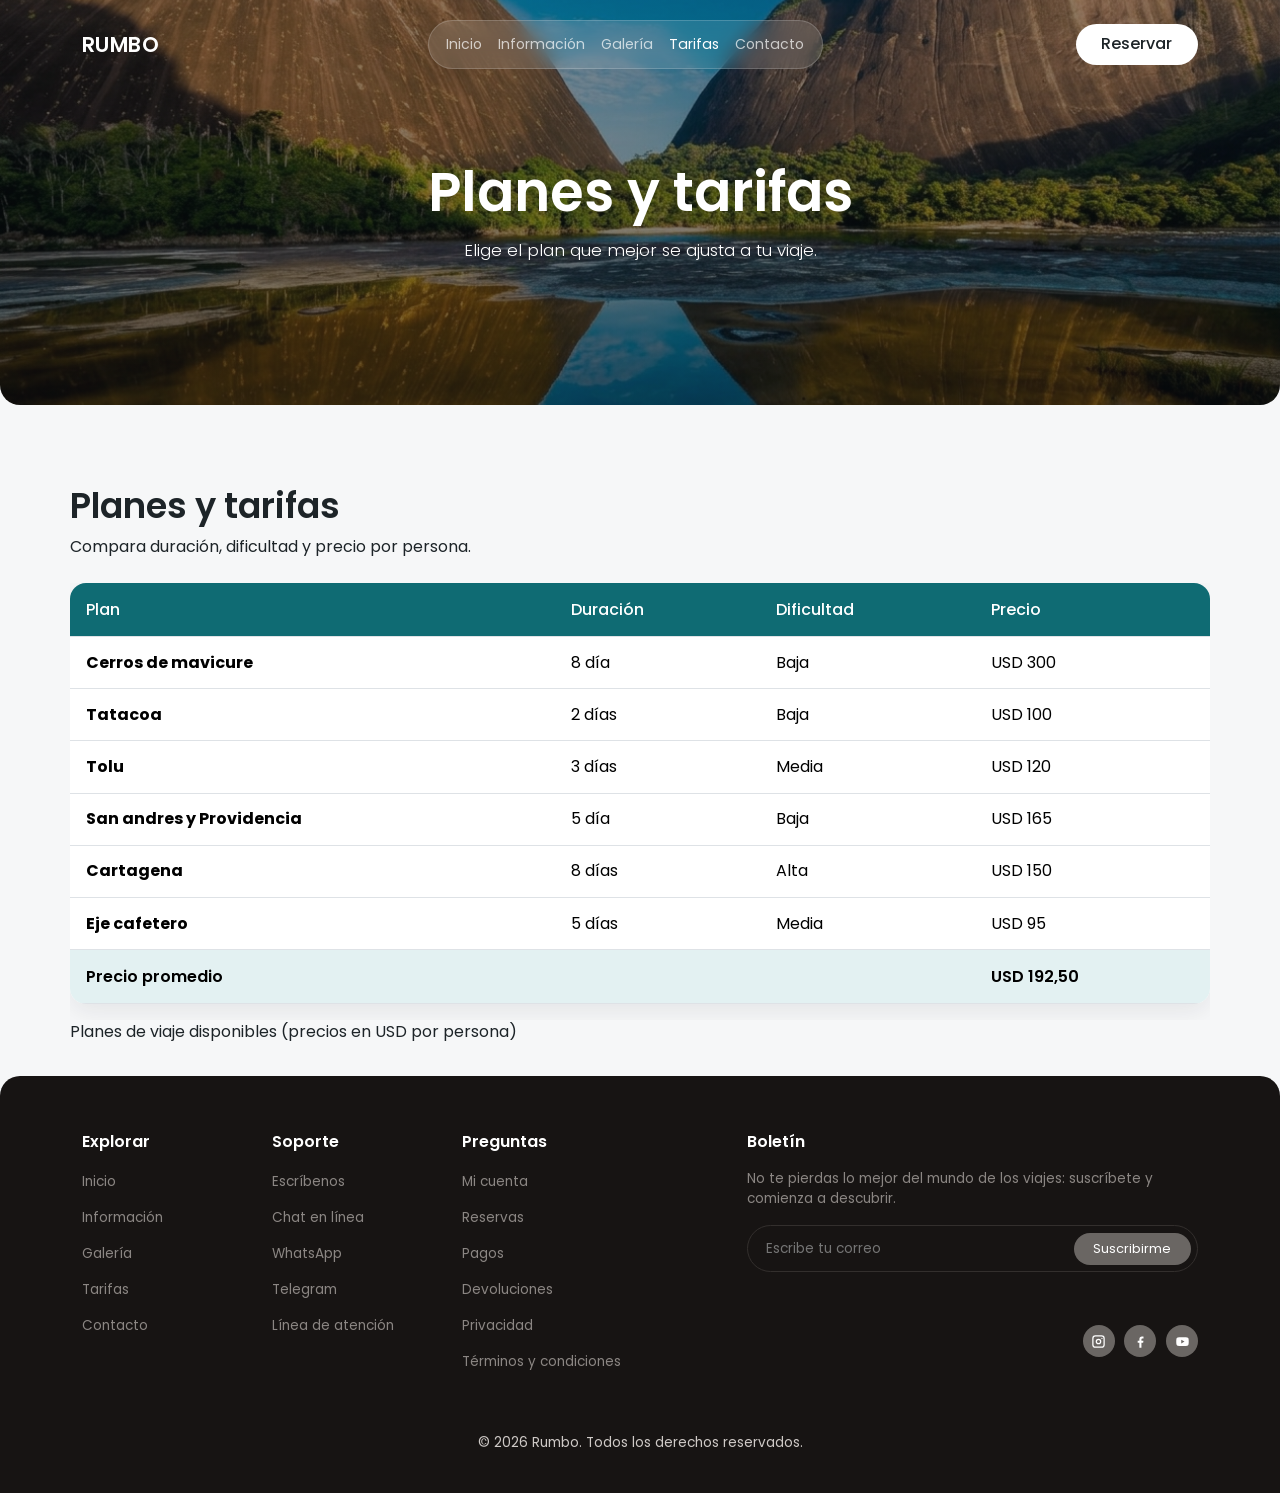
<file: tabla.html>
<!DOCTYPE html>
<html lang="es">
<head>
  <meta charset="UTF-8">
  <meta name="viewport" content="width=device-width, initial-scale=1">
  <title>Tarifas | Rumbo</title>
  <meta name="description" content="Tabla comparativa de planes, duración, dificultad y precios de Rumbo.">
  <meta name="keywords" content="tarifas, precios, planes de viaje, comparación">
  <meta name="author" content="CARLOS JULIO MONSALVE MEDINA">
  <meta property="og:title" content="Tarifas | Rumbo">
  <meta property="og:description" content="Tabla comparativa de planes, duración, dificultad y precios de Rumbo.">
  <link rel="preconnect" href="https://fonts.googleapis.com">
  <link rel="preconnect" href="https://fonts.gstatic.com" crossorigin>
  <link href="https://fonts.googleapis.com/css2?family=Poppins:wght@300;400;500;600&display=swap" rel="stylesheet">
  <link href="https://cdn.jsdelivr.net/npm/bootstrap@5.3.3/dist/css/bootstrap.min.css" rel="stylesheet">
  <link rel="stylesheet" href="css/style.css">
</head>
<body>

  <header class="hero hero-interno">
    <nav class="nav-portal navbar navbar-expand-lg navbar-dark" aria-label="Navegación principal">
      <div class="container">
        <a class="logo navbar-brand" href="index.html">RUMBO</a>
        <button class="navbar-toggler" type="button" data-bs-toggle="collapse" data-bs-target="#menu" aria-controls="menu" aria-expanded="false" aria-label="Abrir menú">
          <span class="navbar-toggler-icon"></span>
        </button>
        <div class="collapse navbar-collapse" id="menu">
          <ul class="nav-pill navbar-nav mx-lg-auto">
            <li class="nav-item"><a class="nav-link" href="index.html">Inicio</a></li>
            <li class="nav-item"><a class="nav-link" href="informacion.html">Información</a></li>
            <li class="nav-item"><a class="nav-link" href="galeria.html">Galería</a></li>
            <li class="nav-item"><a class="nav-link active" aria-current="page" href="tabla.html">Tarifas</a></li>
            <li class="nav-item"><a class="nav-link" href="contacto.html">Contacto</a></li>
          </ul>
          <a href="contacto.html" class="btn-claro btn">Reservar</a>
        </div>
      </div>
    </nav>
    <div class="container titulo-interno">
      <h1>Planes y tarifas</h1>
      <p class="lead">Elige el plan que mejor se ajusta a tu viaje.</p>
    </div>
  </header>

  <main class="container seccion">
    <section aria-labelledby="t1">
      <h2 id="t1" class="mb-2">Planes y tarifas</h2>
      <p class="mb-4">Compara duración, dificultad y precio por persona.</p>
      <div class="table-responsive">
        <table class="table tabla-portal">
          
          <thead>
            <tr><th scope="col">Plan</th><th scope="col">Duración</th><th scope="col">Dificultad</th><th scope="col">Precio</th></tr>
          </thead>
          <tbody>
            <tr><th scope="row">Cerros de mavicure</th><td>8 día</td><td>Baja</td><td>USD 300</td></tr>
            <tr><th scope="row">Tatacoa</th><td>2 días</td><td>Baja</td><td>USD 100</td></tr>
            <tr><th scope="row">Tolu</th><td>3 días</td><td>Media</td><td>USD 120</td></tr>
            <tr><th scope="row">San andres y Providencia</th><td>5 día</td><td>Baja</td><td>USD 165</td></tr>
            <tr><th scope="row">Cartagena</th><td>8 días</td><td>Alta</td><td>USD 150</td></tr>
            <tr><th scope="row">Eje cafetero</th><td>5 días</td><td>Media</td><td>USD 95</td></tr>
          </tbody>
          <tfoot>
            <tr><th scope="row" colspan="3">Precio promedio</th><td>USD 192,50</td></tr>
          </tfoot>
        </table>
      </div>
      <caption>Planes de viaje disponibles (precios en USD por persona)</caption>
    </section>
  </main>

  <footer class="footer-portal">
    <div class="container">
      <div class="row g-4">
        <div class="col-6 col-md-3 col-lg-2">
          <h2>Explorar</h2>
          <ul>
            <li><a href="index.html">Inicio</a></li>
            <li><a href="informacion.html">Información</a></li>
            <li><a href="galeria.html">Galería</a></li>
            <li><a href="tabla.html">Tarifas</a></li>
            <li><a href="contacto.html">Contacto</a></li>
          </ul>
        </div>
        <div class="col-6 col-md-3 col-lg-2">
          <h2>Soporte</h2>
          <ul>
            <li><a href="contacto.html">Escríbenos</a></li>
            <li><a href="#">Chat en línea</a></li>
            <li><a href="#">WhatsApp</a></li>
            <li><a href="#">Telegram</a></li>
            <li><a href="#">Línea de atención</a></li>
          </ul>
        </div>
        <div class="col-6 col-md-3 col-lg-2">
          <h2>Preguntas</h2>
          <ul>
            <li><a href="#">Mi cuenta</a></li>
            <li><a href="#">Reservas</a></li>
            <li><a href="#">Pagos</a></li>
            <li><a href="#">Devoluciones</a></li>
            <li><a href="#">Privacidad</a></li>
            <li><a href="#">Términos y condiciones</a></li>
          </ul>
        </div>
        <div class="col-12 col-lg-5 offset-lg-1">
          <h2>Boletín</h2>
          <p class="texto-news">No te pierdas lo mejor del mundo de los viajes: suscríbete y comienza a descubrir.</p>
          <form id="formNews" class="form-news" novalidate>
            <label for="emailNews" class="visually-hidden">Correo electrónico</label>
            <input type="email" id="emailNews" placeholder="Escribe tu correo" autocomplete="email">
            <button type="submit">Suscribirme</button>
          </form>
          <div id="mensajeNews" role="status" aria-live="polite"></div>
          <div class="redes">
            <a href="#" aria-label="Instagram"><svg viewBox="0 0 24 24"><path d="M7 2h10a5 5 0 0 1 5 5v10a5 5 0 0 1-5 5H7a5 5 0 0 1-5-5V7a5 5 0 0 1 5-5zm0 2a3 3 0 0 0-3 3v10a3 3 0 0 0 3 3h10a3 3 0 0 0 3-3V7a3 3 0 0 0-3-3H7zm5 3.5a4.5 4.5 0 1 1 0 9 4.5 4.5 0 0 1 0-9zm0 2a2.5 2.5 0 1 0 0 5 2.5 2.5 0 0 0 0-5zM17.5 6a1 1 0 1 1 0 2 1 1 0 0 1 0-2z"/></svg></a>
            <a href="#" aria-label="Facebook"><svg viewBox="0 0 24 24"><path d="M13.5 22v-8h2.7l.5-3.2h-3.2V8.7c0-.9.4-1.7 1.8-1.7h1.5V4.2S15.5 4 14.3 4C11.8 4 10.2 5.5 10.2 8.2v2.6H7.5V14h2.7v8h3.3z"/></svg></a>
            <a href="#" aria-label="YouTube"><svg viewBox="0 0 24 24"><path d="M21.6 7.2a2.5 2.5 0 0 0-1.8-1.8C18.2 5 12 5 12 5s-6.2 0-7.8.4A2.5 2.5 0 0 0 2.4 7.2C2 8.8 2 12 2 12s0 3.2.4 4.8a2.5 2.5 0 0 0 1.8 1.8C5.8 19 12 19 12 19s6.2 0 7.8-.4a2.5 2.5 0 0 0 1.8-1.8c.4-1.6.4-4.8.4-4.8s0-3.2-.4-4.8zM10 15V9l5.2 3L10 15z"/></svg></a>
          </div>
        </div>
      </div>
      <p class="copy">&copy; 2026 Rumbo. Todos los derechos reservados.</p>
    </div>
  </footer>

  <script src="https://cdn.jsdelivr.net/npm/bootstrap@5.3.3/dist/js/bootstrap.bundle.min.js"></script>
  <script src="js/script.js"></script>
</body>
</html>
</file>
<file: css/style.css>
/* ===== Variables globales (colores y tipografías) ===== */
:root {
  --color-primario: #0f6b73;
  --color-oscuro: #171413;
  --color-texto: #1d2428;
  --color-suave: #f6f7f8;
  --color-borde: rgba(255,255,255,.18);
  --fuente: 'Poppins', system-ui, sans-serif;
  --radio: 20px;
}
body { font-family: var(--fuente); color: var(--color-texto); background: var(--color-suave); }
a { text-decoration: none; }
:focus-visible { outline: 3px solid #7fd6dc; outline-offset: 2px; }

/* ===== Hero + barra de navegación ===== */
.hero {
  position: relative; min-height: 100vh; color: #fff;
  background: linear-gradient(rgba(10,16,20,.45), rgba(10,16,20,.55)), url('../img/portadapaguina.jpg') center/cover no-repeat;
  border-radius: 0 0 var(--radio) var(--radio);
  display: flex; flex-direction: column;
}
.nav-portal { padding: 1.25rem 0; }
.logo { font-weight: 600; font-size: 1.3rem; color: #fff; letter-spacing: .02em; }
.nav-pill {
  background: rgba(255,255,255,.12); backdrop-filter: blur(10px);
  border: 1px solid var(--color-borde); border-radius: 999px; padding: .35rem .6rem;
}
.nav-pill .nav-link { color: rgba(255,255,255,.7); font-size: .88rem; padding: .45rem 1.1rem; }
.nav-pill .nav-link:hover, .nav-pill .nav-link.active { color: #fff; }
.btn-claro { background: #fff; color: var(--color-texto); border-radius: 999px; padding: .55rem 1.6rem; font-weight: 500; border: 0; }
.btn-claro:hover { background: #e7f3f4; color: var(--color-texto); }

.hero-contenido { flex: 1; display: flex; flex-direction: column; justify-content: center; align-items: center; text-align: center; padding: 2rem 0 8rem; }
.hero h1 { font-size: clamp(2.4rem, 7vw, 4.6rem); font-weight: 600; line-height: 1.08; max-width: 14ch; margin-bottom: 1rem; }
.hero p.lead { font-size: 1.05rem; margin-bottom: 2.2rem; }

/* Buscador (Flexbox) */
.buscador {
  display: flex; flex-wrap: wrap; align-items: center; gap: .5rem;
  background: rgba(255,255,255,.14); backdrop-filter: blur(12px);
  border: 1px solid var(--color-borde); border-radius: 999px;
  padding: .6rem .6rem .6rem 1.4rem; width: min(100%, 720px);
}
.buscador .campo { flex: 1 1 140px; }
.buscador label { font-size: .72rem; color: rgba(255,255,255,.7); display: block; text-align: left; }
.buscador .form-control, .buscador .form-select {
  background-color: transparent; border: 0; color: #fff; padding: 0; font-size: .9rem; box-shadow: none;
}
.buscador .form-select option { color: #000; }
.buscador input[type="date"] { color-scheme: dark; }
#mensajeBusqueda { min-height: 1.5rem; margin-top: .9rem; font-size: .9rem; }

/* Estadísticas (Grid) */
.estadisticas {
  position: relative; margin-top: -4rem; z-index: 2;
  display: grid; grid-template-columns: repeat(4, 1fr); gap: 1.25rem;
}
.estadistica { background: #fff; border-radius: 16px; text-align: center; padding: 1.5rem 1rem; box-shadow: 0 10px 30px rgba(20,30,40,.1); }
.estadistica strong { display: block; font-size: 1.9rem; font-weight: 500; }
.estadistica span { font-size: .8rem; color: #6b7a84; }

/* ===== Secciones ===== */
.seccion { padding: 5rem 0 2rem; }
.seccion h2 { font-weight: 600; font-size: clamp(1.6rem, 3.5vw, 2.2rem); }
.card { border: 0; border-radius: 16px; overflow: hidden; box-shadow: 0 8px 24px rgba(20,30,40,.08); height: 100%; }
.card img { aspect-ratio: 4/3; object-fit: cover; }
.card-acceso { padding: 1.6rem; }
.card-acceso h3, .card-body h3 { font-size: 1.1rem; font-weight: 600; }
.aviso { background: #e3f1f2; border-radius: var(--radio); padding: 1.6rem 2rem; margin: 4rem 0 5rem; }

/* ===== Footer (igual en todas las páginas) ===== */
.footer-portal { background: var(--color-oscuro); color: #fff; border-radius: var(--radio) var(--radio) 0 0; padding: 3.5rem 0 1.5rem; }
.footer-portal h2 { font-size: 1rem; font-weight: 600; margin-bottom: 1.1rem; }
.footer-portal ul { list-style: none; padding: 0; margin: 0; }
.footer-portal li { margin-bottom: .75rem; }
.footer-portal a { color: #8b8683; font-size: .85rem; }
.footer-portal a:hover { color: #fff; }
.footer-portal .texto-news { color: #8b8683; font-size: .85rem; }
.form-news { display: flex; gap: .5rem; border: 1px solid #332f2d; border-radius: 999px; padding: .4rem .4rem .4rem 1rem; }
.form-news input { flex: 1; min-width: 0; background: transparent; border: 0; color: #fff; font-size: .85rem; }
.form-news input:focus { outline: none; }
.form-news button { background: #6a6663; color: #fff; border: 0; border-radius: 999px; padding: .4rem 1.2rem; font-size: .8rem; }
.form-news button:hover { background: #8b8683; }
#mensajeNews { min-height: 1.4rem; font-size: .8rem; margin-top: .5rem; }
.redes { display: flex; gap: .6rem; justify-content: flex-end; margin-top: 1.4rem; }
.redes a { width: 32px; height: 32px; border-radius: 50%; background: #6a6663; display: grid; place-items: center; }
.redes a:hover { background: #8b8683; }
.redes svg { width: 15px; height: 15px; fill: #fff; }
.copy { text-align: center; color: #cfcac7; font-size: .85rem; margin-top: 3rem; }
.msg-ok { color: #7be0a6; } .msg-error { color: #ff9d94; }

/* ===== Responsive ===== */
@media (max-width: 991px) {
  .estadisticas { grid-template-columns: repeat(2, 1fr); }
  .nav-pill { margin-top: .8rem; border-radius: 20px; }
}
@media (max-width: 575px) {
  .buscador { border-radius: 24px; padding: 1rem; }
  .buscador .btn-claro { width: 100%; }
  .redes { justify-content: flex-start; }
}

/* ===== Páginas internas ===== */
.hero.hero-interno { min-height: 45vh; }
.titulo-interno { flex: 1; display: flex; flex-direction: column; justify-content: center; align-items: center; text-align: center; padding: 1rem 0 3rem; }
.titulo-interno h1 { font-size: clamp(2rem, 5vw, 3.4rem); font-weight: 600; max-width: 20ch; }
.aside-fijo { position: sticky; top: 1.5rem; background: #fff; border-radius: 16px; padding: 1.6rem; box-shadow: 0 8px 24px rgba(20,30,40,.08); }
.btn-oscuro { background: var(--color-primario); color: #fff; border-radius: 999px; padding: .6rem 1.8rem; }
.btn-oscuro:hover { background: #0b535a; color: #fff; }

/* Galería (Grid) */
.galeria-grid { display: grid; grid-template-columns: repeat(auto-fill, minmax(240px, 1fr)); gap: 1.25rem; }
.galeria-grid figure { margin: 0; background: #fff; border-radius: 16px; overflow: hidden; box-shadow: 0 8px 24px rgba(20,30,40,.08); }
.galeria-grid img { width: 100%; aspect-ratio: 4/3; object-fit: cover; display: block; }
.galeria-grid figcaption { padding: .8rem 1rem; font-size: .9rem; }

/* Tabla */
.tabla-portal { background: #fff; border-radius: 16px; overflow: hidden; box-shadow: 0 8px 24px rgba(20,30,40,.08); }
.tabla-portal caption { caption-side: top; padding: .8rem 0; color: #6b7a84; font-size: .9rem; }
.tabla-portal thead th { background: var(--color-primario); color: #fff; font-weight: 500; padding: .9rem 1rem; }
.tabla-portal td, .tabla-portal tbody th { padding: .85rem 1rem; }
.tabla-portal tbody tr:nth-child(even) { background: #f1f6f7; }
.tabla-portal tfoot th, .tabla-portal tfoot td { background: #e3f1f2; padding: .9rem 1rem; font-weight: 600; }

/*informacion*/
.img-info { display: block; width: 100%; max-height: 320px; aspect-ratio: 16/9; object-fit: cover; border-radius: 16px; }
.aside-datos { background: #fff; border-radius: 16px; padding: 1.5rem; box-shadow: 0 8px 24px rgba(20,30,40,.08); }
</file>
